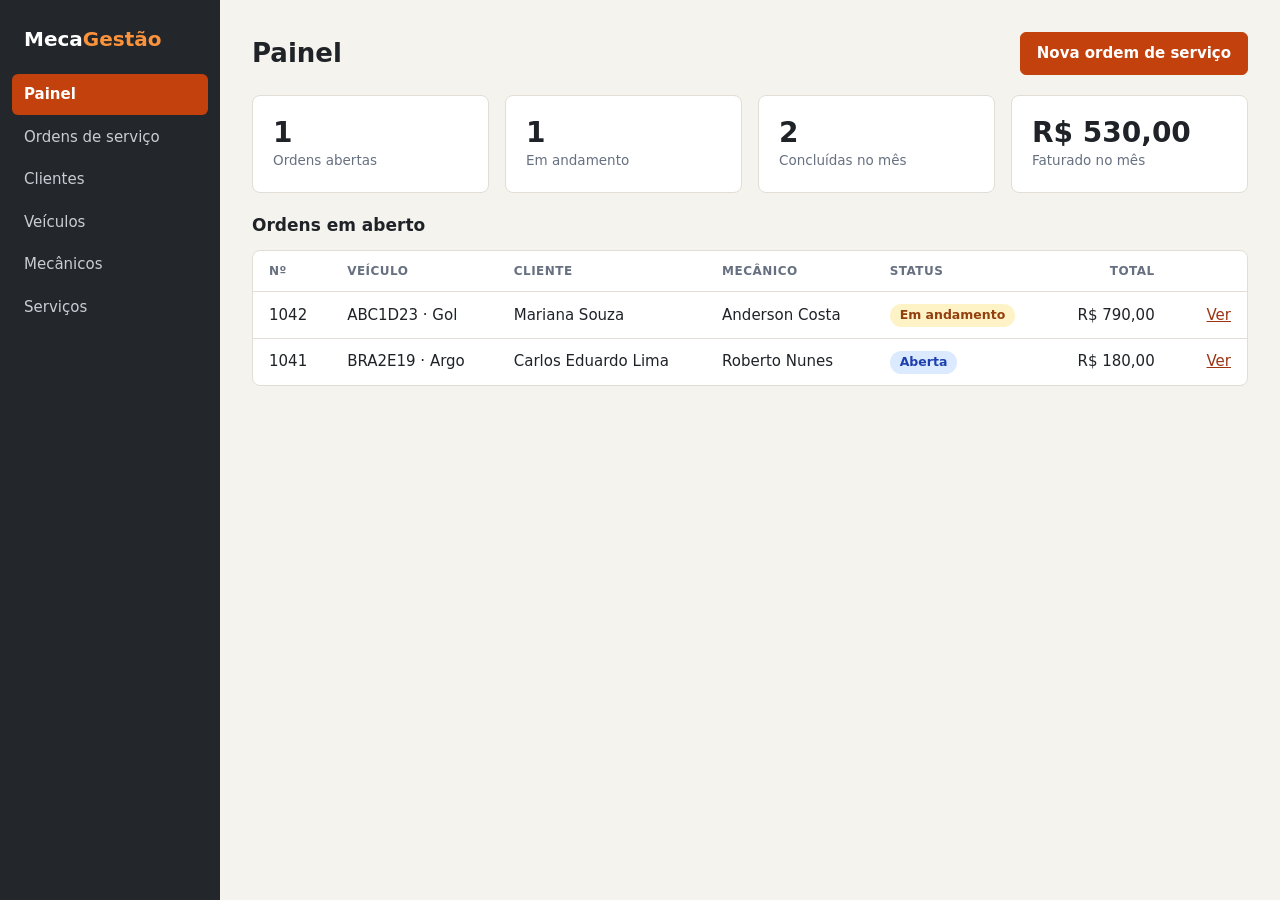
<file: prototipos/index.html>
<!doctype html>
<html lang="pt-BR">
<head>
  <meta charset="utf-8">
  <meta name="viewport" content="width=device-width, initial-scale=1">
  <title>Painel · MecaGestão</title>
  <link rel="stylesheet" href="css/estilo.css">
</head>
<body data-pagina="painel">
<main>
  <div class="topo">
    <h1>Painel</h1>
    <a class="btn primario" href="ordem-form.html">Nova ordem de serviço</a>
  </div>

  <div class="indicadores">
    <div class="cartao"><strong>1</strong><span>Ordens abertas</span></div>
    <div class="cartao"><strong>1</strong><span>Em andamento</span></div>
    <div class="cartao"><strong>2</strong><span>Concluídas no mês</span></div>
    <div class="cartao"><strong>R$ 530,00</strong><span>Faturado no mês</span></div>
  </div>

  <h2>Ordens em aberto</h2>
  <div class="cartao tabela">
    <table>
      <thead><tr><th>Nº</th><th>Veículo</th><th>Cliente</th><th>Mecânico</th><th>Status</th><th class="num">Total</th><th></th></tr></thead>
      <tbody>
        <tr><td>1042</td><td>ABC1D23 · Gol</td><td>Mariana Souza</td><td>Anderson Costa</td><td><span class="status andamento">Em andamento</span></td><td class="num">R$ 790,00</td><td class="acoes"><a href="ordem-detalhe.html">Ver</a></td></tr>
        <tr><td>1041</td><td>BRA2E19 · Argo</td><td>Carlos Eduardo Lima</td><td>Roberto Nunes</td><td><span class="status aberta">Aberta</span></td><td class="num">R$ 180,00</td><td class="acoes"><a href="ordem-detalhe.html">Ver</a></td></tr>
      </tbody>
    </table>
  </div>
</main>
<script src="js/app.js"></script>
</body>
</html>
</file>
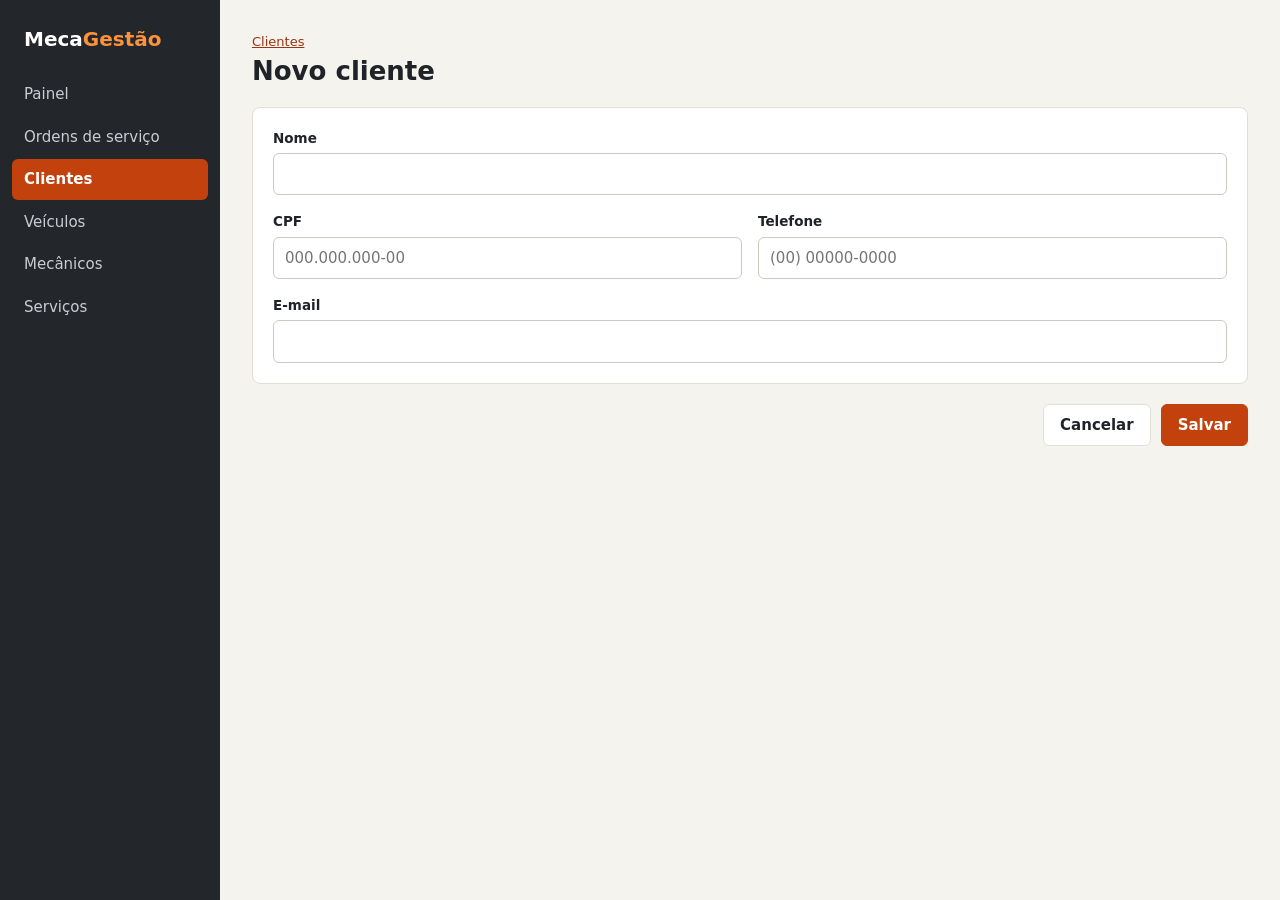
<file: prototipos/cliente-form.html>
<!doctype html>
<html lang="pt-BR">
<head>
  <meta charset="utf-8">
  <meta name="viewport" content="width=device-width, initial-scale=1">
  <title>Cliente · MecaGestão</title>
  <link rel="stylesheet" href="css/estilo.css">
</head>
<body data-pagina="clientes">
<main>
  <p class="migalha"><a href="clientes.html">Clientes</a></p>
  <div class="topo"><h1 data-editar-texto="Editar cliente">Novo cliente</h1></div>
  <form data-voltar="clientes.html">
    <div class="cartao campos">
      <div class="campo largo"><label for="nome">Nome</label><input id="nome" required data-editar="Carlos Eduardo Lima"></div>
      <div class="campo"><label for="cpf">CPF</label><input id="cpf" required placeholder="000.000.000-00" data-editar="222.222.222-22"></div>
      <div class="campo"><label for="telefone">Telefone</label><input id="telefone" required placeholder="(00) 00000-0000" data-editar="(47) 90000-0002"></div>
      <div class="campo largo"><label for="email">E-mail</label><input id="email" type="email" data-editar="carlos@example.com"></div>
    </div>
    <div class="rodape-form"><a class="btn" href="clientes.html">Cancelar</a><button class="btn primario">Salvar</button></div>
  </form>
</main>
<script src="js/app.js"></script>
</body>
</html>
</file>
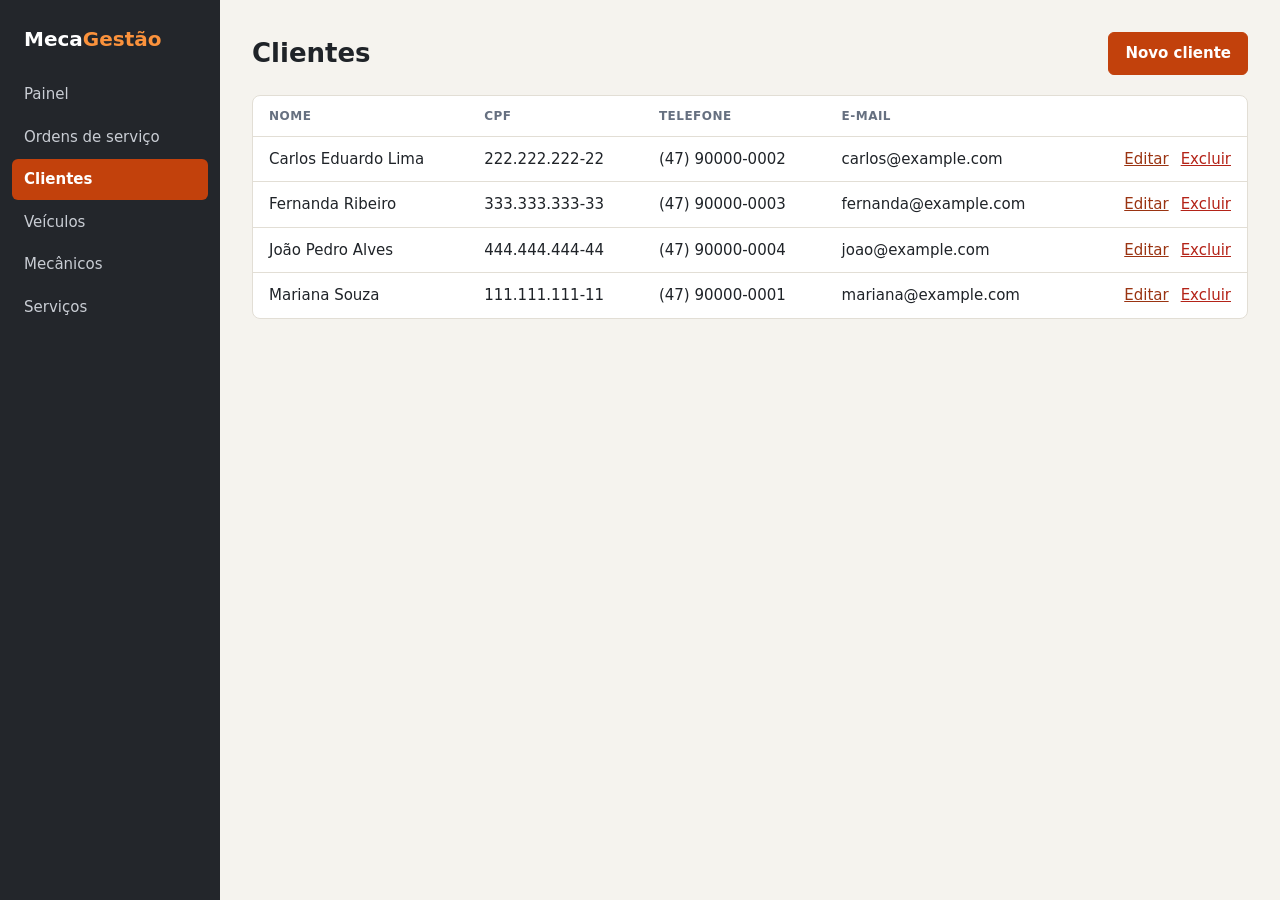
<file: prototipos/clientes.html>
<!doctype html>
<html lang="pt-BR">
<head>
  <meta charset="utf-8">
  <meta name="viewport" content="width=device-width, initial-scale=1">
  <title>Clientes · MecaGestão</title>
  <link rel="stylesheet" href="css/estilo.css">
</head>
<body data-pagina="clientes">
<main>
  <div class="topo">
    <h1>Clientes</h1>
    <a class="btn primario" href="cliente-form.html">Novo cliente</a>
  </div>
  <div class="cartao tabela">
    <table>
      <thead><tr><th>Nome</th><th>CPF</th><th>Telefone</th><th>E-mail</th><th></th></tr></thead>
      <tbody>
        <tr><td>Carlos Eduardo Lima</td><td>222.222.222-22</td><td>(47) 90000-0002</td><td>carlos@example.com</td><td class="acoes"><a href="cliente-form.html?editar=1">Editar</a><button class="link perigo" data-excluir="Carlos Eduardo Lima">Excluir</button></td></tr>
        <tr><td>Fernanda Ribeiro</td><td>333.333.333-33</td><td>(47) 90000-0003</td><td>fernanda@example.com</td><td class="acoes"><a href="cliente-form.html?editar=1">Editar</a><button class="link perigo" data-excluir="Fernanda Ribeiro">Excluir</button></td></tr>
        <tr><td>João Pedro Alves</td><td>444.444.444-44</td><td>(47) 90000-0004</td><td>joao@example.com</td><td class="acoes"><a href="cliente-form.html?editar=1">Editar</a><button class="link perigo" data-excluir="João Pedro Alves">Excluir</button></td></tr>
        <tr><td>Mariana Souza</td><td>111.111.111-11</td><td>(47) 90000-0001</td><td>mariana@example.com</td><td class="acoes"><a href="cliente-form.html?editar=1">Editar</a><button class="link perigo" data-excluir="Mariana Souza">Excluir</button></td></tr>
      </tbody>
    </table>
  </div>
</main>
<script src="js/app.js"></script>
</body>
</html>
</file>
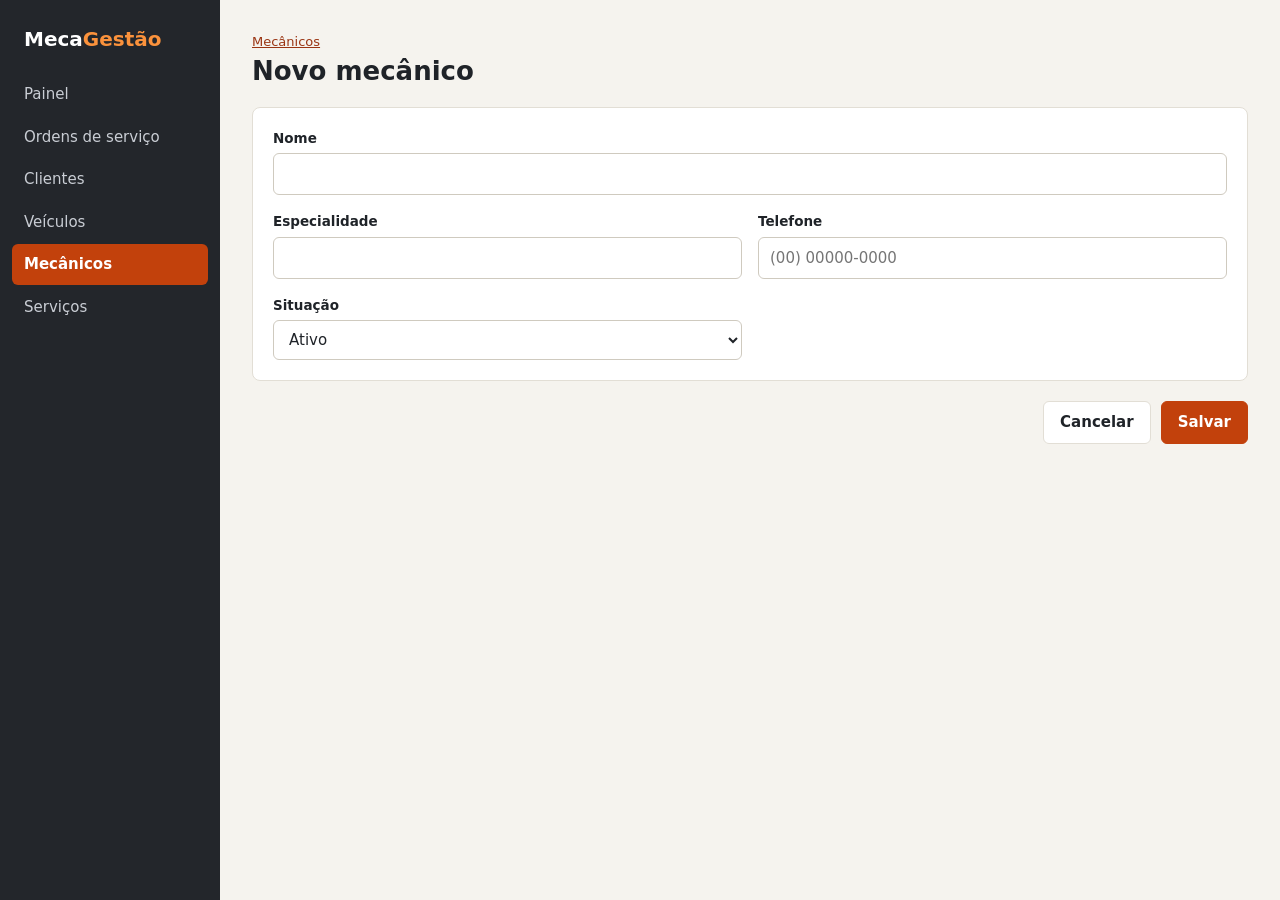
<file: prototipos/mecanico-form.html>
<!doctype html>
<html lang="pt-BR">
<head>
  <meta charset="utf-8">
  <meta name="viewport" content="width=device-width, initial-scale=1">
  <title>Mecânico · MecaGestão</title>
  <link rel="stylesheet" href="css/estilo.css">
</head>
<body data-pagina="mecanicos">
<main>
  <p class="migalha"><a href="mecanicos.html">Mecânicos</a></p>
  <div class="topo"><h1 data-editar-texto="Editar mecânico">Novo mecânico</h1></div>
  <form data-voltar="mecanicos.html">
    <div class="cartao campos">
      <div class="campo largo"><label for="nome">Nome</label><input id="nome" required data-editar="Anderson Costa"></div>
      <div class="campo"><label for="especialidade">Especialidade</label><input id="especialidade" required data-editar="Suspensão e freios"></div>
      <div class="campo"><label for="telefone">Telefone</label><input id="telefone" placeholder="(00) 00000-0000" data-editar="(47) 90000-0012"></div>
      <div class="campo">
        <label for="situacao">Situação</label>
        <select id="situacao" data-editar="Ativo"><option>Ativo</option><option>Inativo</option></select>
      </div>
    </div>
    <div class="rodape-form"><a class="btn" href="mecanicos.html">Cancelar</a><button class="btn primario">Salvar</button></div>
  </form>
</main>
<script src="js/app.js"></script>
</body>
</html>
</file>
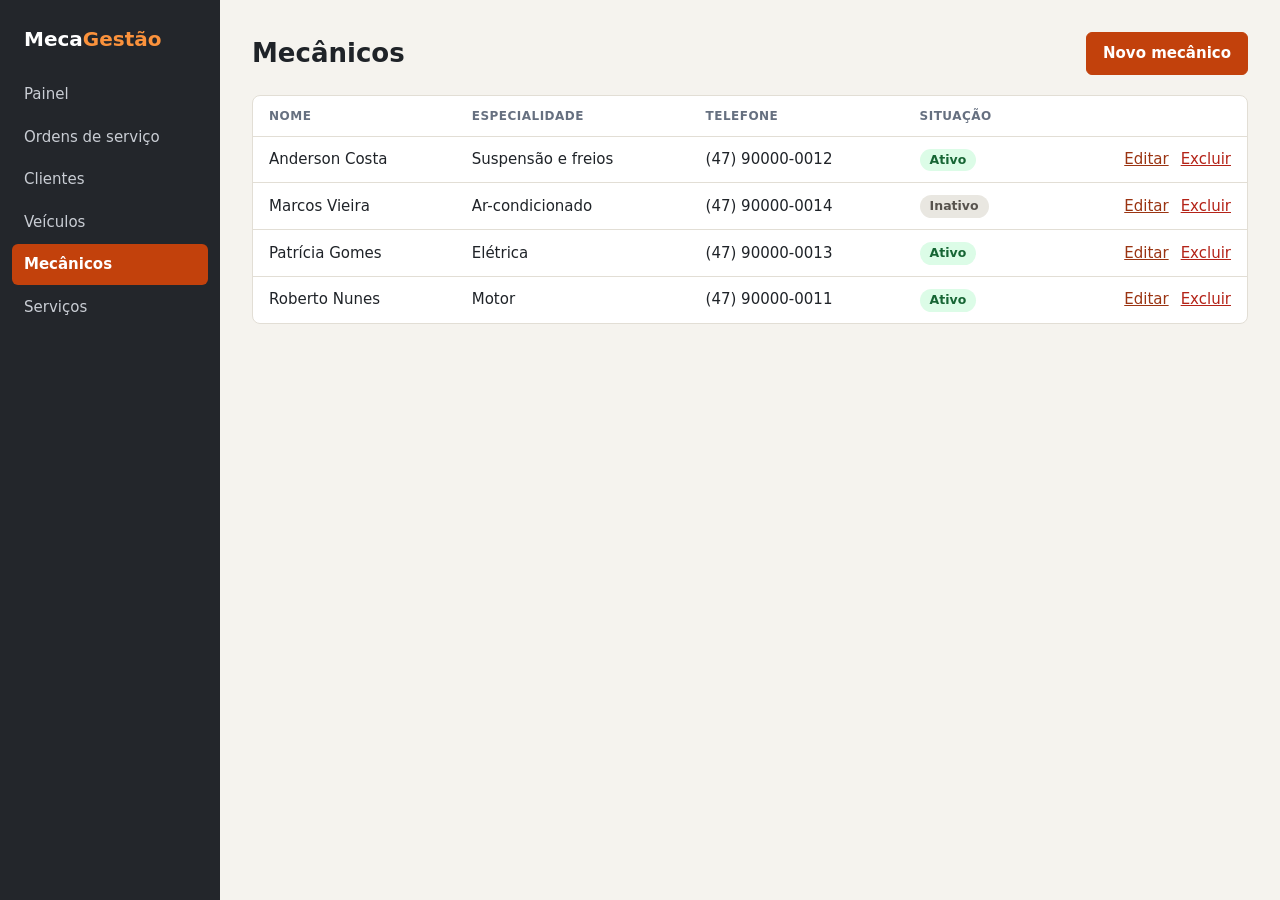
<file: prototipos/mecanicos.html>
<!doctype html>
<html lang="pt-BR">
<head>
  <meta charset="utf-8">
  <meta name="viewport" content="width=device-width, initial-scale=1">
  <title>Mecânicos · MecaGestão</title>
  <link rel="stylesheet" href="css/estilo.css">
</head>
<body data-pagina="mecanicos">
<main>
  <div class="topo">
    <h1>Mecânicos</h1>
    <a class="btn primario" href="mecanico-form.html">Novo mecânico</a>
  </div>
  <div class="cartao tabela">
    <table>
      <thead><tr><th>Nome</th><th>Especialidade</th><th>Telefone</th><th>Situação</th><th></th></tr></thead>
      <tbody>
        <tr><td>Anderson Costa</td><td>Suspensão e freios</td><td>(47) 90000-0012</td><td><span class="status ativo">Ativo</span></td><td class="acoes"><a href="mecanico-form.html?editar=1">Editar</a><button class="link perigo" data-excluir="Anderson Costa">Excluir</button></td></tr>
        <tr><td>Marcos Vieira</td><td>Ar-condicionado</td><td>(47) 90000-0014</td><td><span class="status inativo">Inativo</span></td><td class="acoes"><a href="mecanico-form.html?editar=1">Editar</a><button class="link perigo" data-excluir="Marcos Vieira">Excluir</button></td></tr>
        <tr><td>Patrícia Gomes</td><td>Elétrica</td><td>(47) 90000-0013</td><td><span class="status ativo">Ativo</span></td><td class="acoes"><a href="mecanico-form.html?editar=1">Editar</a><button class="link perigo" data-excluir="Patrícia Gomes">Excluir</button></td></tr>
        <tr><td>Roberto Nunes</td><td>Motor</td><td>(47) 90000-0011</td><td><span class="status ativo">Ativo</span></td><td class="acoes"><a href="mecanico-form.html?editar=1">Editar</a><button class="link perigo" data-excluir="Roberto Nunes">Excluir</button></td></tr>
      </tbody>
    </table>
  </div>
</main>
<script src="js/app.js"></script>
</body>
</html>
</file>
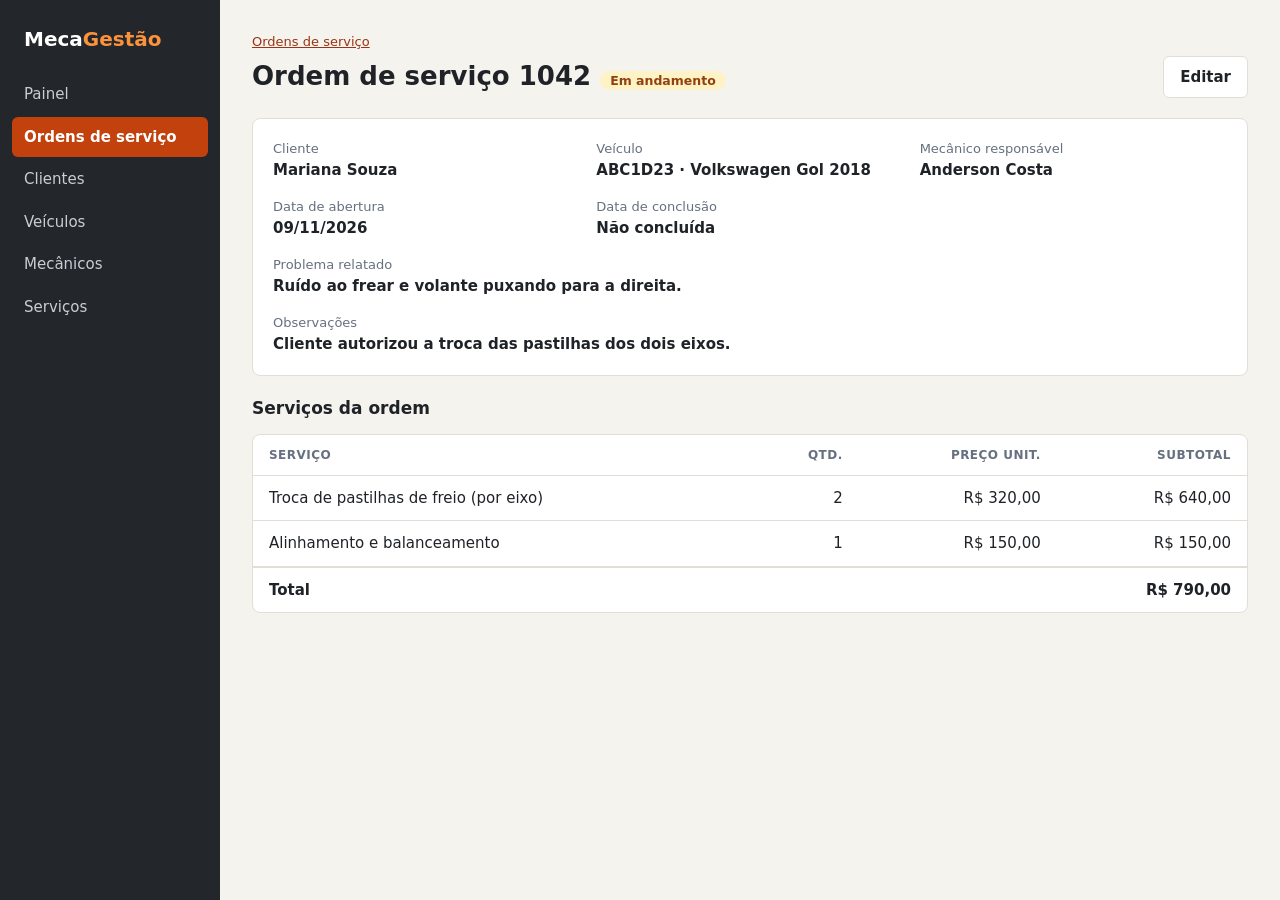
<file: prototipos/ordem-detalhe.html>
<!doctype html>
<html lang="pt-BR">
<head>
  <meta charset="utf-8">
  <meta name="viewport" content="width=device-width, initial-scale=1">
  <title>Ordem 1042 · MecaGestão</title>
  <link rel="stylesheet" href="css/estilo.css">
</head>
<body data-pagina="ordens">
<main>
  <p class="migalha"><a href="ordens.html">Ordens de serviço</a></p>
  <div class="topo">
    <h1>Ordem de serviço 1042 <span class="status andamento">Em andamento</span></h1>
    <a class="btn" href="ordem-form.html?editar=1">Editar</a>
  </div>

  <div class="cartao">
    <dl class="dados">
      <div><dt>Cliente</dt><dd>Mariana Souza</dd></div>
      <div><dt>Veículo</dt><dd>ABC1D23 · Volkswagen Gol 2018</dd></div>
      <div><dt>Mecânico responsável</dt><dd>Anderson Costa</dd></div>
      <div><dt>Data de abertura</dt><dd>09/11/2026</dd></div>
      <div><dt>Data de conclusão</dt><dd>Não concluída</dd></div>
    </dl>
    <dl class="dados dois">
      <div><dt>Problema relatado</dt><dd>Ruído ao frear e volante puxando para a direita.</dd></div>
      <div><dt>Observações</dt><dd>Cliente autorizou a troca das pastilhas dos dois eixos.</dd></div>
    </dl>
  </div>

  <h2>Serviços da ordem</h2>
  <div class="cartao tabela">
    <table>
      <thead><tr><th>Serviço</th><th class="num">Qtd.</th><th class="num">Preço unit.</th><th class="num">Subtotal</th></tr></thead>
      <tbody>
        <tr><td>Troca de pastilhas de freio (por eixo)</td><td class="num">2</td><td class="num">R$ 320,00</td><td class="num">R$ 640,00</td></tr>
        <tr><td>Alinhamento e balanceamento</td><td class="num">1</td><td class="num">R$ 150,00</td><td class="num">R$ 150,00</td></tr>
      </tbody>
      <tfoot><tr><td colspan="3">Total</td><td class="num">R$ 790,00</td></tr></tfoot>
    </table>
  </div>
</main>
<script src="js/app.js"></script>
</body>
</html>
</file>
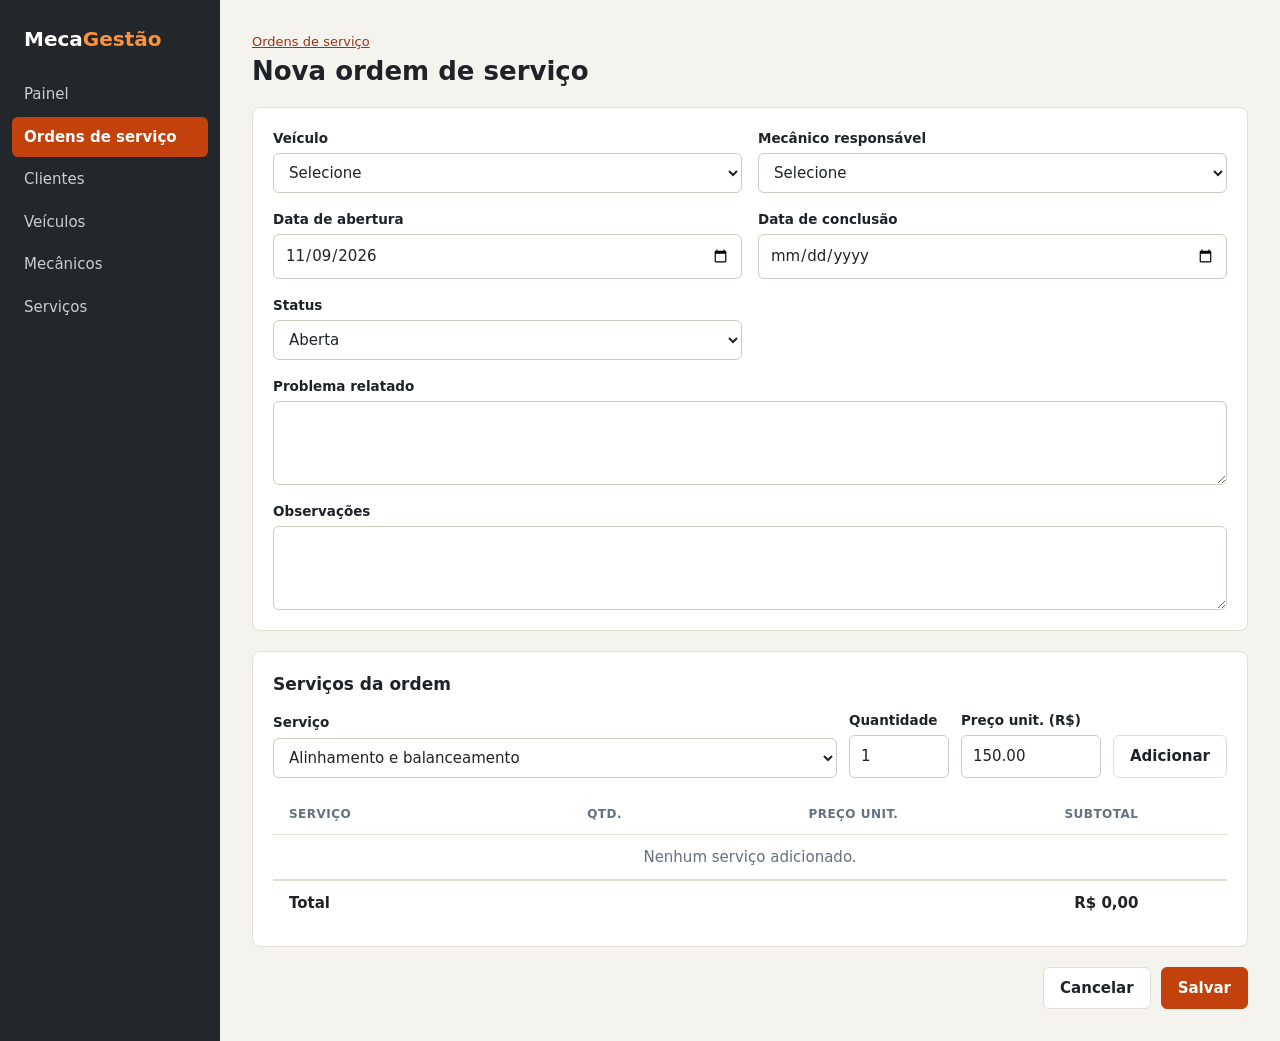
<file: prototipos/ordem-form.html>
<!doctype html>
<html lang="pt-BR">
<head>
  <meta charset="utf-8">
  <meta name="viewport" content="width=device-width, initial-scale=1">
  <title>Ordem de serviço · MecaGestão</title>
  <link rel="stylesheet" href="css/estilo.css">
</head>
<body data-pagina="ordens">
<main>
  <p class="migalha"><a href="ordens.html">Ordens de serviço</a></p>
  <div class="topo"><h1 data-editar-texto="Editar ordem de serviço 1042">Nova ordem de serviço</h1></div>
  <form data-voltar="ordens.html">
    <div class="cartao campos">
      <div class="campo">
        <label for="veiculo">Veículo</label>
        <select id="veiculo" required data-editar="ABC1D23 · Gol · Mariana Souza">
          <option value="">Selecione</option>
          <option>ABC1D23 · Gol · Mariana Souza</option>
          <option>BRA2E19 · Argo · Carlos Eduardo Lima</option>
          <option>QWE3F45 · Onix · Fernanda Ribeiro</option>
          <option>RTY4G67 · Civic · João Pedro Alves</option>
          <option>ZXC5H89 · HB20 · Mariana Souza</option>
        </select>
      </div>
      <div class="campo">
        <label for="mecanico">Mecânico responsável</label>
        <select id="mecanico" required data-editar="Anderson Costa">
          <option value="">Selecione</option>
          <option>Anderson Costa</option>
          <option>Patrícia Gomes</option>
          <option>Roberto Nunes</option>
        </select>
      </div>
      <div class="campo"><label for="abertura">Data de abertura</label><input id="abertura" type="date" required value="2026-11-09"></div>
      <div class="campo"><label for="conclusao">Data de conclusão</label><input id="conclusao" type="date"></div>
      <div class="campo">
        <label for="status">Status</label>
        <select id="status" data-editar="Em andamento"><option>Aberta</option><option>Em andamento</option><option>Concluída</option><option>Cancelada</option></select>
      </div>
      <div class="campo largo"><label for="problema">Problema relatado</label><textarea id="problema" required data-editar="Ruído ao frear e volante puxando para a direita."></textarea></div>
      <div class="campo largo"><label for="observacoes">Observações</label><textarea id="observacoes" data-editar="Cliente autorizou a troca das pastilhas dos dois eixos."></textarea></div>
    </div>

    <div class="cartao">
      <h2>Serviços da ordem</h2>
      <div class="novo-item">
        <div class="campo">
          <label for="servico">Serviço</label>
          <select id="servico">
            <option>Alinhamento e balanceamento</option>
            <option>Higienização do ar-condicionado</option>
            <option>Revisão elétrica</option>
            <option>Troca de óleo e filtro</option>
            <option>Troca de pastilhas de freio (por eixo)</option>
          </select>
        </div>
        <div class="campo"><label for="quantidade">Quantidade</label><input id="quantidade" type="number" min="1" value="1"></div>
        <div class="campo"><label for="preco">Preço unit. (R$)</label><input id="preco" type="number" min="0" step="0.01" value="150.00"></div>
        <button class="btn" type="button">Adicionar</button>
      </div>
      <table>
        <thead><tr><th>Serviço</th><th class="num">Qtd.</th><th class="num">Preço unit.</th><th class="num">Subtotal</th><th></th></tr></thead>
        <tbody>
          <tr data-so-novo><td class="vazio" colspan="5">Nenhum serviço adicionado.</td></tr>
          <tr data-so-editar><td>Troca de pastilhas de freio (por eixo)</td><td class="num">2</td><td class="num">R$ 320,00</td><td class="num">R$ 640,00</td><td class="acoes"><button class="link perigo" type="button">Remover</button></td></tr>
          <tr data-so-editar><td>Alinhamento e balanceamento</td><td class="num">1</td><td class="num">R$ 150,00</td><td class="num">R$ 150,00</td><td class="acoes"><button class="link perigo" type="button">Remover</button></td></tr>
        </tbody>
        <tfoot><tr><td colspan="3">Total</td><td class="num" data-editar-texto="R$ 790,00">R$ 0,00</td><td></td></tr></tfoot>
      </table>
    </div>
    <div class="rodape-form"><a class="btn" href="ordens.html">Cancelar</a><button class="btn primario">Salvar</button></div>
  </form>
</main>
<script src="js/app.js"></script>
</body>
</html>
</file>
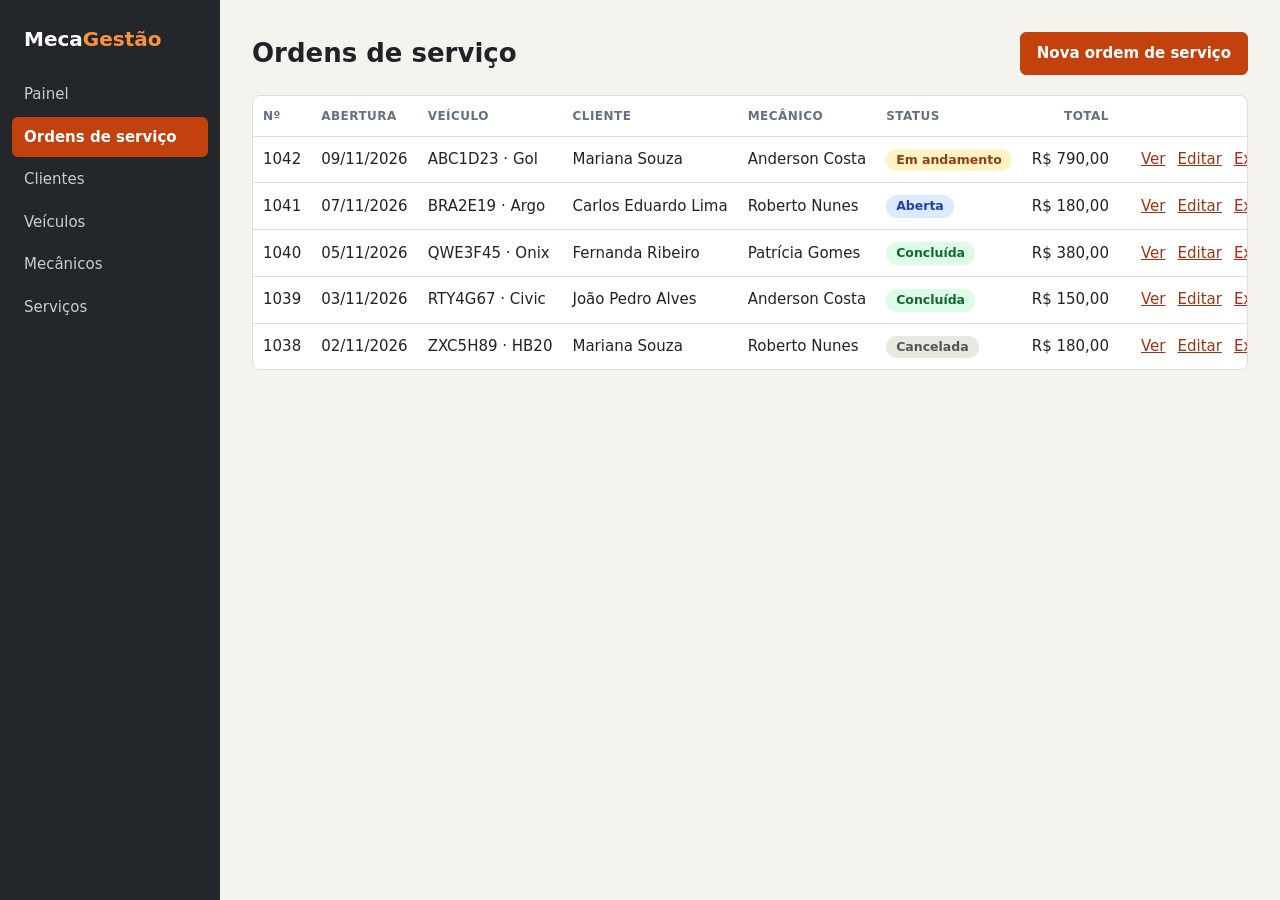
<file: prototipos/ordens.html>
<!doctype html>
<html lang="pt-BR">
<head>
  <meta charset="utf-8">
  <meta name="viewport" content="width=device-width, initial-scale=1">
  <title>Ordens de serviço · MecaGestão</title>
  <link rel="stylesheet" href="css/estilo.css">
</head>
<body data-pagina="ordens">
<main>
  <div class="topo">
    <h1>Ordens de serviço</h1>
    <a class="btn primario" href="ordem-form.html">Nova ordem de serviço</a>
  </div>
  <div class="cartao tabela">
    <table class="compacta">
      <thead><tr><th>Nº</th><th>Abertura</th><th>Veículo</th><th>Cliente</th><th>Mecânico</th><th>Status</th><th class="num">Total</th><th></th></tr></thead>
      <tbody>
        <tr><td>1042</td><td>09/11/2026</td><td>ABC1D23 · Gol</td><td>Mariana Souza</td><td>Anderson Costa</td><td><span class="status andamento">Em andamento</span></td><td class="num">R$ 790,00</td><td class="acoes"><a href="ordem-detalhe.html">Ver</a><a href="ordem-form.html?editar=1">Editar</a><button class="link perigo" data-excluir="Ordem de serviço 1042">Excluir</button></td></tr>
        <tr><td>1041</td><td>07/11/2026</td><td>BRA2E19 · Argo</td><td>Carlos Eduardo Lima</td><td>Roberto Nunes</td><td><span class="status aberta">Aberta</span></td><td class="num">R$ 180,00</td><td class="acoes"><a href="ordem-detalhe.html">Ver</a><a href="ordem-form.html?editar=1">Editar</a><button class="link perigo" data-excluir="Ordem de serviço 1041">Excluir</button></td></tr>
        <tr><td>1040</td><td>05/11/2026</td><td>QWE3F45 · Onix</td><td>Fernanda Ribeiro</td><td>Patrícia Gomes</td><td><span class="status concluida">Concluída</span></td><td class="num">R$ 380,00</td><td class="acoes"><a href="ordem-detalhe.html">Ver</a><a href="ordem-form.html?editar=1">Editar</a><button class="link perigo" data-excluir="Ordem de serviço 1040">Excluir</button></td></tr>
        <tr><td>1039</td><td>03/11/2026</td><td>RTY4G67 · Civic</td><td>João Pedro Alves</td><td>Anderson Costa</td><td><span class="status concluida">Concluída</span></td><td class="num">R$ 150,00</td><td class="acoes"><a href="ordem-detalhe.html">Ver</a><a href="ordem-form.html?editar=1">Editar</a><button class="link perigo" data-excluir="Ordem de serviço 1039">Excluir</button></td></tr>
        <tr><td>1038</td><td>02/11/2026</td><td>ZXC5H89 · HB20</td><td>Mariana Souza</td><td>Roberto Nunes</td><td><span class="status cancelada">Cancelada</span></td><td class="num">R$ 180,00</td><td class="acoes"><a href="ordem-detalhe.html">Ver</a><a href="ordem-form.html?editar=1">Editar</a><button class="link perigo" data-excluir="Ordem de serviço 1038">Excluir</button></td></tr>
      </tbody>
    </table>
  </div>
</main>
<script src="js/app.js"></script>
</body>
</html>
</file>
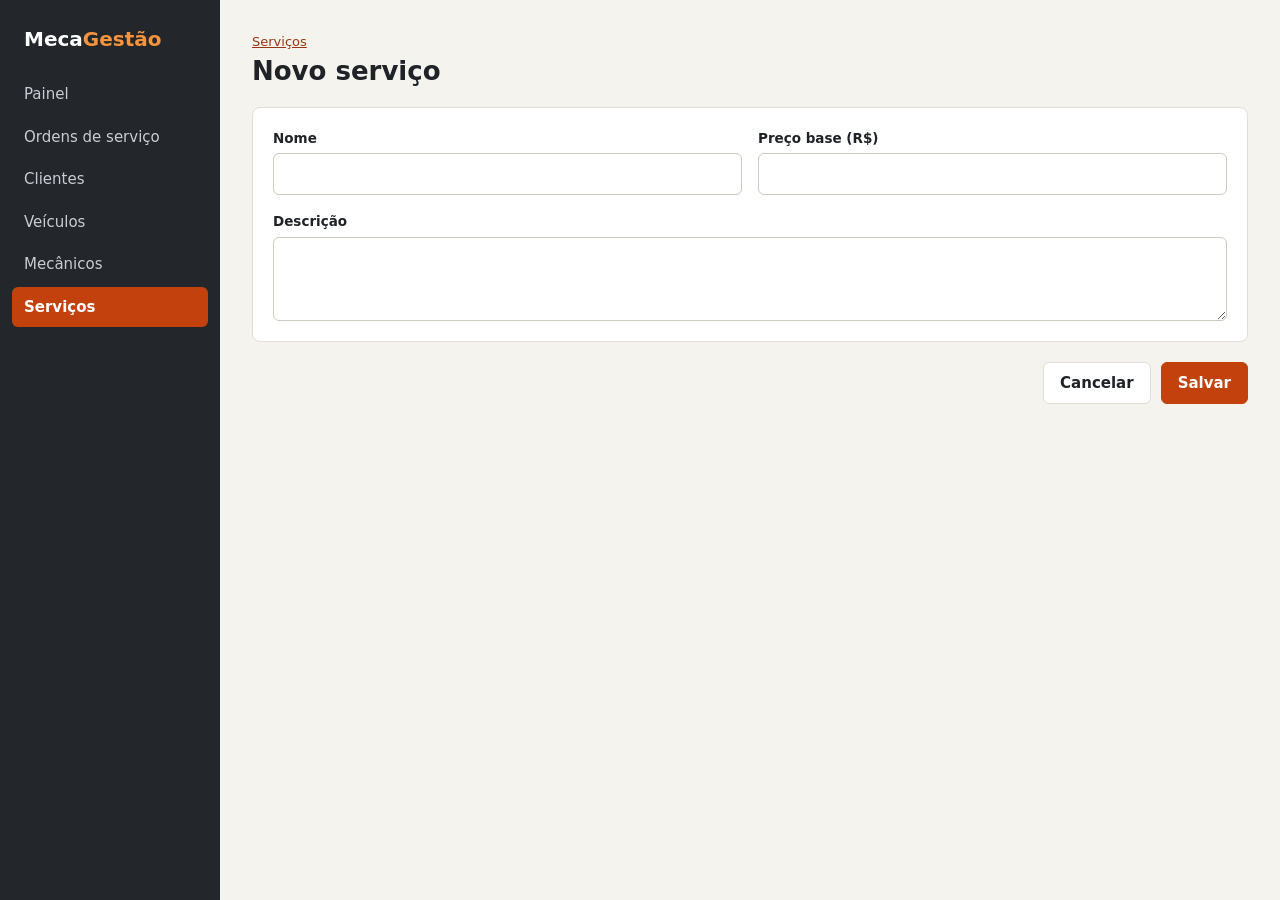
<file: prototipos/servico-form.html>
<!doctype html>
<html lang="pt-BR">
<head>
  <meta charset="utf-8">
  <meta name="viewport" content="width=device-width, initial-scale=1">
  <title>Serviço · MecaGestão</title>
  <link rel="stylesheet" href="css/estilo.css">
</head>
<body data-pagina="servicos">
<main>
  <p class="migalha"><a href="servicos.html">Serviços</a></p>
  <div class="topo"><h1 data-editar-texto="Editar serviço">Novo serviço</h1></div>
  <form data-voltar="servicos.html">
    <div class="cartao campos">
      <div class="campo"><label for="nome">Nome</label><input id="nome" required data-editar="Alinhamento e balanceamento"></div>
      <div class="campo"><label for="preco">Preço base (R$)</label><input id="preco" type="number" min="0" step="0.01" required data-editar="150.00"></div>
      <div class="campo largo"><label for="descricao">Descrição</label><textarea id="descricao" data-editar="Alinhamento da direção e balanceamento das quatro rodas."></textarea></div>
    </div>
    <div class="rodape-form"><a class="btn" href="servicos.html">Cancelar</a><button class="btn primario">Salvar</button></div>
  </form>
</main>
<script src="js/app.js"></script>
</body>
</html>
</file>
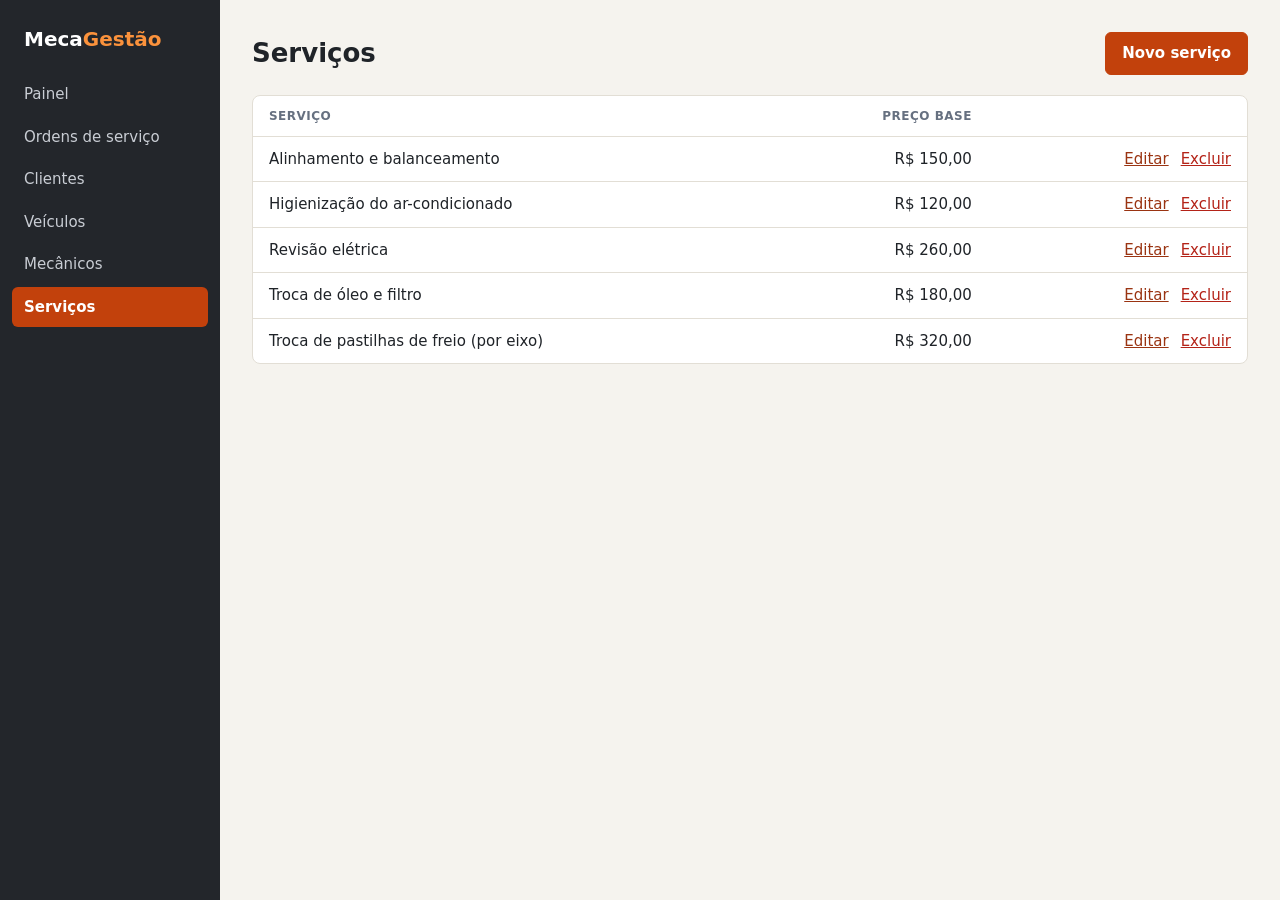
<file: prototipos/servicos.html>
<!doctype html>
<html lang="pt-BR">
<head>
  <meta charset="utf-8">
  <meta name="viewport" content="width=device-width, initial-scale=1">
  <title>Serviços · MecaGestão</title>
  <link rel="stylesheet" href="css/estilo.css">
</head>
<body data-pagina="servicos">
<main>
  <div class="topo">
    <h1>Serviços</h1>
    <a class="btn primario" href="servico-form.html">Novo serviço</a>
  </div>
  <div class="cartao tabela">
    <table>
      <thead><tr><th>Serviço</th><th class="num">Preço base</th><th></th></tr></thead>
      <tbody>
        <tr><td>Alinhamento e balanceamento</td><td class="num">R$ 150,00</td><td class="acoes"><a href="servico-form.html?editar=1">Editar</a><button class="link perigo" data-excluir="Alinhamento e balanceamento">Excluir</button></td></tr>
        <tr><td>Higienização do ar-condicionado</td><td class="num">R$ 120,00</td><td class="acoes"><a href="servico-form.html?editar=1">Editar</a><button class="link perigo" data-excluir="Higienização do ar-condicionado">Excluir</button></td></tr>
        <tr><td>Revisão elétrica</td><td class="num">R$ 260,00</td><td class="acoes"><a href="servico-form.html?editar=1">Editar</a><button class="link perigo" data-excluir="Revisão elétrica">Excluir</button></td></tr>
        <tr><td>Troca de óleo e filtro</td><td class="num">R$ 180,00</td><td class="acoes"><a href="servico-form.html?editar=1">Editar</a><button class="link perigo" data-excluir="Troca de óleo e filtro">Excluir</button></td></tr>
        <tr><td>Troca de pastilhas de freio (por eixo)</td><td class="num">R$ 320,00</td><td class="acoes"><a href="servico-form.html?editar=1">Editar</a><button class="link perigo" data-excluir="Troca de pastilhas de freio (por eixo)">Excluir</button></td></tr>
      </tbody>
    </table>
  </div>
</main>
<script src="js/app.js"></script>
</body>
</html>
</file>
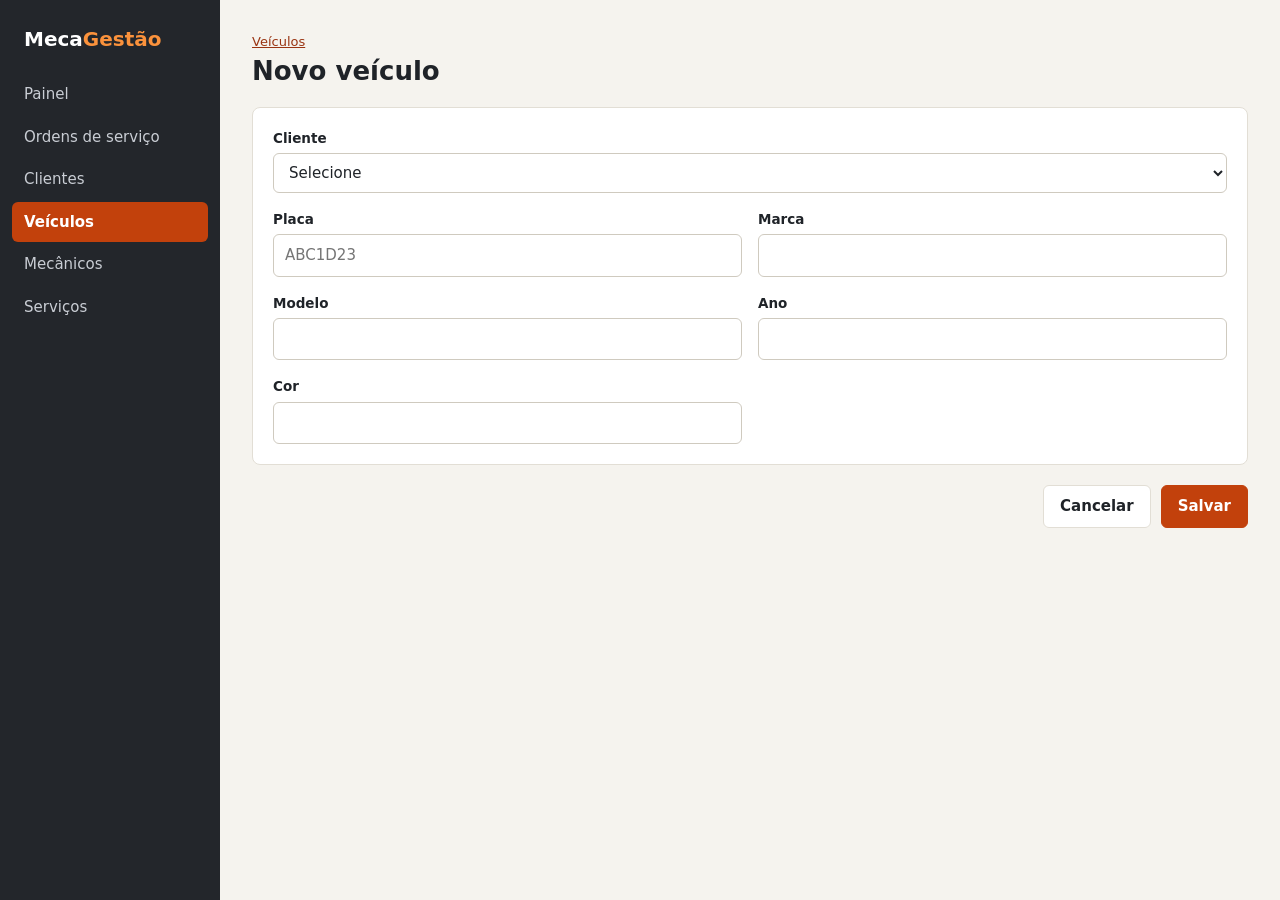
<file: prototipos/veiculo-form.html>
<!doctype html>
<html lang="pt-BR">
<head>
  <meta charset="utf-8">
  <meta name="viewport" content="width=device-width, initial-scale=1">
  <title>Veículo · MecaGestão</title>
  <link rel="stylesheet" href="css/estilo.css">
</head>
<body data-pagina="veiculos">
<main>
  <p class="migalha"><a href="veiculos.html">Veículos</a></p>
  <div class="topo"><h1 data-editar-texto="Editar veículo">Novo veículo</h1></div>
  <form data-voltar="veiculos.html">
    <div class="cartao campos">
      <div class="campo largo">
        <label for="cliente">Cliente</label>
        <select id="cliente" required data-editar="Mariana Souza">
          <option value="">Selecione</option>
          <option>Carlos Eduardo Lima</option>
          <option>Fernanda Ribeiro</option>
          <option>João Pedro Alves</option>
          <option>Mariana Souza</option>
        </select>
      </div>
      <div class="campo"><label for="placa">Placa</label><input id="placa" required placeholder="ABC1D23" data-editar="ABC1D23"></div>
      <div class="campo"><label for="marca">Marca</label><input id="marca" required data-editar="Volkswagen"></div>
      <div class="campo"><label for="modelo">Modelo</label><input id="modelo" required data-editar="Gol"></div>
      <div class="campo"><label for="ano">Ano</label><input id="ano" type="number" required data-editar="2018"></div>
      <div class="campo"><label for="cor">Cor</label><input id="cor" data-editar="Prata"></div>
    </div>
    <div class="rodape-form"><a class="btn" href="veiculos.html">Cancelar</a><button class="btn primario">Salvar</button></div>
  </form>
</main>
<script src="js/app.js"></script>
</body>
</html>
</file>
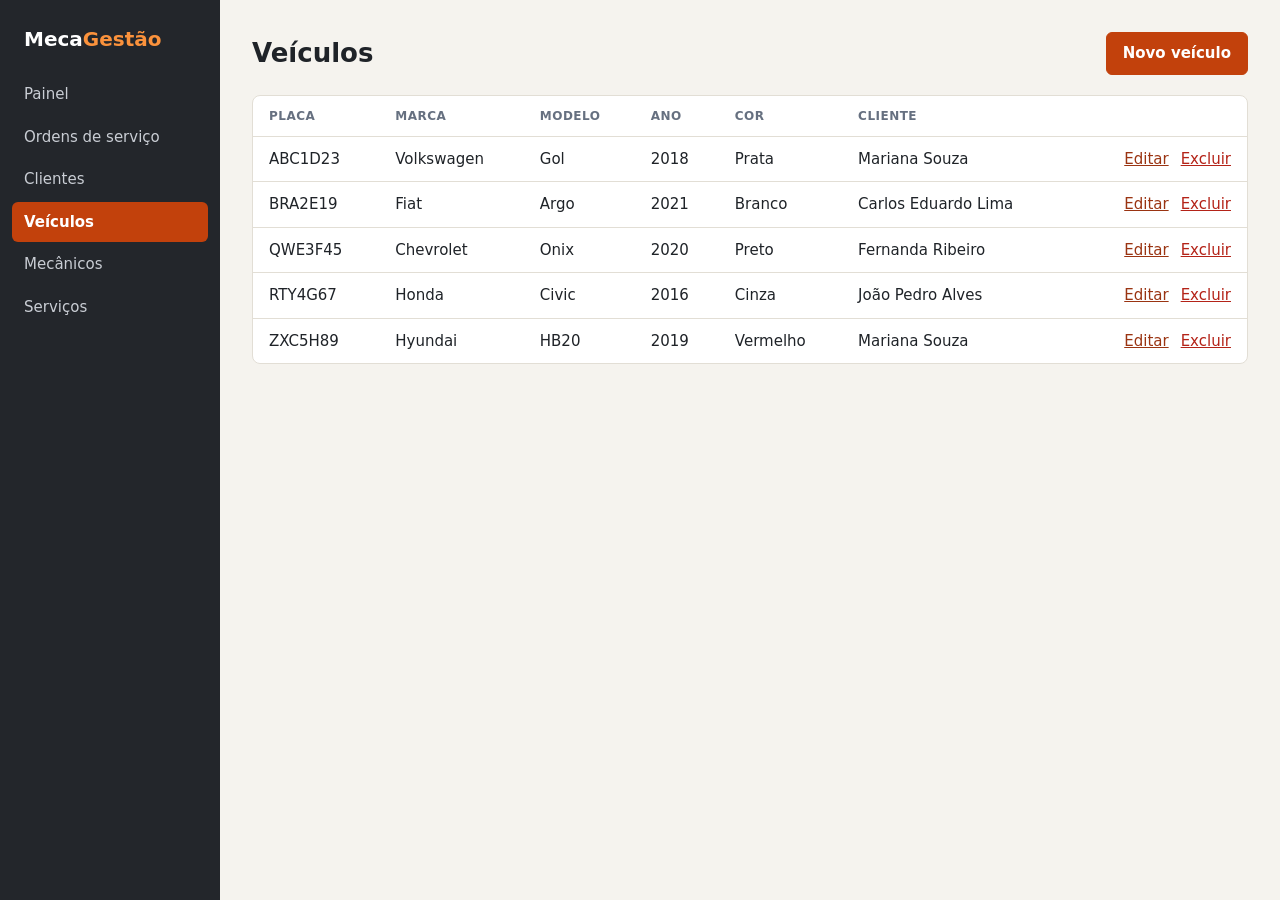
<file: prototipos/veiculos.html>
<!doctype html>
<html lang="pt-BR">
<head>
  <meta charset="utf-8">
  <meta name="viewport" content="width=device-width, initial-scale=1">
  <title>Veículos · MecaGestão</title>
  <link rel="stylesheet" href="css/estilo.css">
</head>
<body data-pagina="veiculos">
<main>
  <div class="topo">
    <h1>Veículos</h1>
    <a class="btn primario" href="veiculo-form.html">Novo veículo</a>
  </div>
  <div class="cartao tabela">
    <table>
      <thead><tr><th>Placa</th><th>Marca</th><th>Modelo</th><th>Ano</th><th>Cor</th><th>Cliente</th><th></th></tr></thead>
      <tbody>
        <tr><td>ABC1D23</td><td>Volkswagen</td><td>Gol</td><td>2018</td><td>Prata</td><td>Mariana Souza</td><td class="acoes"><a href="veiculo-form.html?editar=1">Editar</a><button class="link perigo" data-excluir="ABC1D23 · Gol">Excluir</button></td></tr>
        <tr><td>BRA2E19</td><td>Fiat</td><td>Argo</td><td>2021</td><td>Branco</td><td>Carlos Eduardo Lima</td><td class="acoes"><a href="veiculo-form.html?editar=1">Editar</a><button class="link perigo" data-excluir="BRA2E19 · Argo">Excluir</button></td></tr>
        <tr><td>QWE3F45</td><td>Chevrolet</td><td>Onix</td><td>2020</td><td>Preto</td><td>Fernanda Ribeiro</td><td class="acoes"><a href="veiculo-form.html?editar=1">Editar</a><button class="link perigo" data-excluir="QWE3F45 · Onix">Excluir</button></td></tr>
        <tr><td>RTY4G67</td><td>Honda</td><td>Civic</td><td>2016</td><td>Cinza</td><td>João Pedro Alves</td><td class="acoes"><a href="veiculo-form.html?editar=1">Editar</a><button class="link perigo" data-excluir="RTY4G67 · Civic">Excluir</button></td></tr>
        <tr><td>ZXC5H89</td><td>Hyundai</td><td>HB20</td><td>2019</td><td>Vermelho</td><td>Mariana Souza</td><td class="acoes"><a href="veiculo-form.html?editar=1">Editar</a><button class="link perigo" data-excluir="ZXC5H89 · HB20">Excluir</button></td></tr>
      </tbody>
    </table>
  </div>
</main>
<script src="js/app.js"></script>
</body>
</html>
</file>
<file: prototipos/css/estilo.css>
:root {
  --tinta: #1f2328;
  --tinta-suave: #667080;
  --fundo: #f5f3ee;
  --superficie: #ffffff;
  --linha: #e2ded5;
  --destaque: #c2410c;
  --destaque-escuro: #9a3412;
  --perigo: #b42318;
  --lateral: #23262b;
  --lateral-texto: #c9cdd4;
}

* { box-sizing: border-box; }

body {
  margin: 0;
  background: var(--fundo);
  color: var(--tinta);
  font: 15px/1.5 "Segoe UI", system-ui, -apple-system, Roboto, Arial, sans-serif;
}

a { color: var(--destaque-escuro); }

.layout { display: flex; min-height: 100vh; }

.lateral {
  flex: 0 0 220px;
  background: var(--lateral);
  color: var(--lateral-texto);
  padding: 24px 12px;
}

.marca {
  display: block;
  padding: 0 12px 20px;
  color: #fff;
  font-size: 20px;
  font-weight: 700;
  text-decoration: none;
}
.marca span { color: #fb923c; }

.lateral nav a {
  display: block;
  padding: 9px 12px;
  margin-bottom: 2px;
  border-radius: 6px;
  color: inherit;
  text-decoration: none;
}
.lateral nav a:hover { background: #30343b; color: #fff; }
.lateral nav a.ativo { background: var(--destaque); color: #fff; font-weight: 600; }

main { flex: 1; min-width: 0; padding: 32px; max-width: 1120px; }

.topo {
  display: flex;
  align-items: center;
  justify-content: space-between;
  gap: 16px;
  margin-bottom: 20px;
}
h1 { margin: 0; font-size: 26px; line-height: 1.2; }
h2 { margin: 0 0 12px; font-size: 17px; }
.migalha { margin: 0 0 4px; font-size: 13px; color: var(--tinta-suave); }

.cartao {
  background: var(--superficie);
  border: 1px solid var(--linha);
  border-radius: 8px;
  padding: 20px;
  margin-bottom: 20px;
}
.cartao.tabela { padding: 0; overflow-x: auto; }

table { width: 100%; border-collapse: collapse; }
th, td { padding: 11px 16px; text-align: left; white-space: nowrap; }
th {
  font-size: 12px;
  font-weight: 600;
  color: var(--tinta-suave);
  text-transform: uppercase;
  letter-spacing: .04em;
  border-bottom: 1px solid var(--linha);
}
table.compacta th, table.compacta td { padding-left: 10px; padding-right: 10px; }
tbody tr + tr td { border-top: 1px solid var(--linha); }
.num { text-align: right; font-variant-numeric: tabular-nums; }
tfoot td { border-top: 2px solid var(--linha); font-weight: 700; }
.acoes { text-align: right; }
.acoes a, .acoes button { margin-left: 12px; }
.vazio { color: var(--tinta-suave); text-align: center; }

.btn {
  display: inline-block;
  padding: 9px 16px;
  border: 1px solid var(--linha);
  border-radius: 6px;
  background: var(--superficie);
  color: var(--tinta);
  font: inherit;
  font-weight: 600;
  text-decoration: none;
  white-space: nowrap;
  cursor: pointer;
}
.btn:hover { border-color: var(--tinta-suave); }
.btn.primario { background: var(--destaque); border-color: var(--destaque); color: #fff; }
.btn.primario:hover { background: var(--destaque-escuro); }
.btn.perigo { background: var(--perigo); border-color: var(--perigo); color: #fff; }

.link {
  padding: 0;
  border: 0;
  background: none;
  color: var(--destaque-escuro);
  font: inherit;
  text-decoration: underline;
  cursor: pointer;
}
.link.perigo { color: var(--perigo); }

.status {
  display: inline-block;
  padding: 2px 10px;
  border-radius: 999px;
  font-size: 12.5px;
  font-weight: 600;
}
.status.aberta { background: #dbeafe; color: #1e40af; }
.status.andamento { background: #fef3c7; color: #92400e; }
.status.concluida { background: #dcfce7; color: #166534; }
.status.cancelada, .status.inativo { background: #e9e7e1; color: #57534e; }
.status.ativo { background: #dcfce7; color: #166534; }

.indicadores {
  display: grid;
  grid-template-columns: repeat(4, 1fr);
  gap: 16px;
  margin-bottom: 20px;
}
.indicadores .cartao { margin: 0; }
.indicadores strong { display: block; font-size: 28px; line-height: 1.2; }
.indicadores span { color: var(--tinta-suave); font-size: 13.5px; }

.campos { display: grid; grid-template-columns: repeat(2, 1fr); gap: 16px; }
.campo { display: flex; flex-direction: column; gap: 5px; }
.campo.largo { grid-column: 1 / -1; }
label { font-size: 13.5px; font-weight: 600; }
input, select, textarea {
  width: 100%;
  padding: 9px 11px;
  border: 1px solid #cfcabf;
  border-radius: 6px;
  background: #fff;
  color: inherit;
  font: inherit;
}
input:focus, select:focus, textarea:focus {
  outline: 2px solid #fb923c;
  outline-offset: 0;
  border-color: var(--destaque);
}
textarea { min-height: 84px; resize: vertical; }

.rodape-form { display: flex; justify-content: flex-end; gap: 10px; }

.novo-item {
  display: grid;
  grid-template-columns: 1fr 100px 140px auto;
  gap: 12px;
  align-items: end;
  margin-bottom: 16px;
}

.dados { display: grid; grid-template-columns: repeat(3, 1fr); gap: 16px; margin: 0; }
.dados.dois { grid-template-columns: 1fr; margin-top: 16px; }
.dados dt { font-size: 13px; color: var(--tinta-suave); }
.dados dd { margin: 0; font-weight: 600; }

[data-so-editar] { display: none; }
.editando [data-so-editar] { display: revert; }
.editando [data-so-novo] { display: none; }

.modal {
  position: fixed;
  inset: 0;
  display: flex;
  align-items: center;
  justify-content: center;
  padding: 16px;
  background: rgba(31, 35, 40, .55);
}
.modal[hidden] { display: none; }
.modal-caixa {
  width: 100%;
  max-width: 420px;
  padding: 24px;
  border-radius: 8px;
  background: var(--superficie);
}
.modal-caixa p { margin: 0 0 20px; }

@media (max-width: 800px) {
  .layout { flex-direction: column; }
  .lateral { flex: none; padding: 16px; }
  .marca { padding: 0 0 10px; }
  .lateral nav { display: flex; flex-wrap: wrap; gap: 4px; }
  .lateral nav a { margin: 0; }
  main { padding: 20px 16px; }
  .topo { flex-wrap: wrap; }
  .indicadores { grid-template-columns: repeat(2, 1fr); }
  .campos, .dados { grid-template-columns: 1fr; }
  .novo-item { grid-template-columns: 1fr 1fr; }
  .novo-item .campo:first-child { grid-column: 1 / -1; }
}
</file>
